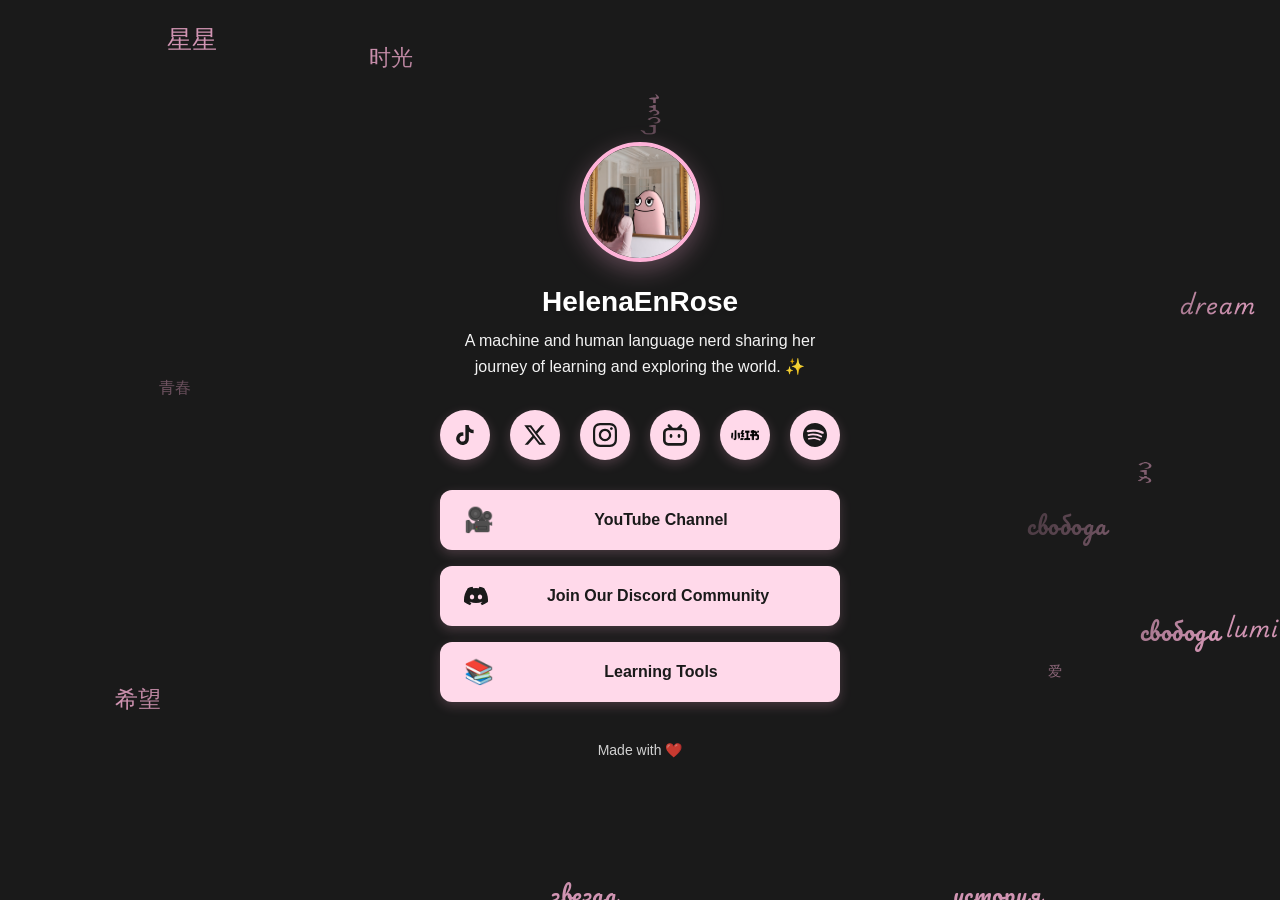
<file: index.html>
<!DOCTYPE html>
<html lang="en">
  <head>
    <meta charset="UTF-8" />
    <meta name="viewport" content="width=device-width, initial-scale=1.0" />
    <title>My Links</title>
    <link rel="stylesheet" href="styles.css" />
  </head>
  <body>
    <div class="floating-background" id="floatingBg"></div>
    <div class="container">
      <!-- Profile Section -->
      <div class="profile">
        <div class="avatar">
          <img
            src="./assets/profile.JPG"
            alt="Profile Picture"
            id="profile-img"
          />
        </div>
        <h1 class="username">HelenaEnRose</h1>
        <p class="bio">
          A machine and human language nerd sharing her journey of learning and
          exploring the world. ✨
        </p>
      </div>

      <!-- Social Media Icons -->
      <div class="social-icons">
        <a
          href="https://www.tiktok.com/@helenaenrose"
          class="social-icon"
          target="_blank"
          rel="noopener noreferrer"
          title="TikTok"
        >
          <svg
            xmlns="http://www.w3.org/2000/svg"
            viewBox="0 0 24 24"
            fill="currentColor"
          >
            <path
              d="M19.59 6.69a4.83 4.83 0 0 1-3.77-4.25V2h-3.45v13.67a2.89 2.89 0 0 1-5.2 1.74 2.89 2.89 0 0 1 2.31-4.64 2.93 2.93 0 0 1 .88.13V9.4a6.84 6.84 0 0 0-1-.05A6.33 6.33 0 0 0 5 20.1a6.34 6.34 0 0 0 10.86-4.43v-7a8.16 8.16 0 0 0 4.77 1.52v-3.4a4.85 4.85 0 0 1-1-.1z"
            />
          </svg>
        </a>

        <a
          href="https://x.com/helenaenrose"
          class="social-icon"
          target="_blank"
          rel="noopener noreferrer"
          title="X (Twitter)"
        >
          <svg
            xmlns="http://www.w3.org/2000/svg"
            viewBox="0 0 24 24"
            fill="currentColor"
          >
            <path
              d="M18.244 2.25h3.308l-7.227 8.26 8.502 11.24H16.17l-5.214-6.817L4.99 21.75H1.68l7.73-8.835L1.254 2.25H8.08l4.713 6.231zm-1.161 17.52h1.833L7.084 4.126H5.117z"
            />
          </svg>
        </a>

        <a
          href="https://www.instagram.com/helenaenrose"
          class="social-icon"
          target="_blank"
          rel="noopener noreferrer"
          title="Instagram"
        >
          <svg
            xmlns="http://www.w3.org/2000/svg"
            viewBox="0 0 24 24"
            fill="currentColor"
          >
            <path
              d="M12 2.163c3.204 0 3.584.012 4.85.07 3.252.148 4.771 1.691 4.919 4.919.058 1.265.069 1.645.069 4.849 0 3.205-.012 3.584-.069 4.849-.149 3.225-1.664 4.771-4.919 4.919-1.266.058-1.644.07-4.85.07-3.204 0-3.584-.012-4.849-.07-3.26-.149-4.771-1.699-4.919-4.92-.058-1.265-.07-1.644-.07-4.849 0-3.204.013-3.583.07-4.849.149-3.227 1.664-4.771 4.919-4.919 1.266-.057 1.645-.069 4.849-.069zm0-2.163c-3.259 0-3.667.014-4.947.072-4.358.2-6.78 2.618-6.98 6.98-.059 1.281-.073 1.689-.073 4.948 0 3.259.014 3.668.072 4.948.2 4.358 2.618 6.78 6.98 6.98 1.281.058 1.689.072 4.948.072 3.259 0 3.668-.014 4.948-.072 4.354-.2 6.782-2.618 6.979-6.98.059-1.28.073-1.689.073-4.948 0-3.259-.014-3.667-.072-4.947-.196-4.354-2.617-6.78-6.979-6.98-1.281-.059-1.69-.073-4.949-.073zm0 5.838c-3.403 0-6.162 2.759-6.162 6.162s2.759 6.163 6.162 6.163 6.162-2.759 6.162-6.163c0-3.403-2.759-6.162-6.162-6.162zm0 10.162c-2.209 0-4-1.79-4-4 0-2.209 1.791-4 4-4s4 1.791 4 4c0 2.21-1.791 4-4 4zm6.406-11.845c-.796 0-1.441.645-1.441 1.44s.645 1.44 1.441 1.44c.795 0 1.439-.645 1.439-1.44s-.644-1.44-1.439-1.44z"
            />
          </svg>
        </a>

        <a
          href="https://space.bilibili.com/3492972857395261"
          class="social-icon"
          target="_blank"
          rel="noopener noreferrer"
          title="Bilibili"
        >
          <svg
            xmlns="http://www.w3.org/2000/svg"
            viewBox="0 0 24 24"
            fill="currentColor"
          >
            <path
              d="M17.813 4.653h.854c1.51.054 2.769.578 3.773 1.574 1.004.995 1.524 2.249 1.56 3.76v7.36c-.036 1.51-.556 2.769-1.56 3.773s-2.262 1.524-3.773 1.56H5.333c-1.51-.036-2.769-.556-3.773-1.56S.036 18.858 0 17.347v-7.36c.036-1.511.556-2.765 1.56-3.76 1.004-.996 2.262-1.52 3.773-1.574h.774l-1.174-1.12a1.234 1.234 0 0 1-.373-.906c0-.356.124-.658.373-.907l.027-.027c.267-.249.573-.373.92-.373.347 0 .653.124.92.373L9.653 4.44c.071.071.134.142.187.213h4.267a.836.836 0 0 1 .16-.213l2.853-2.747c.267-.249.573-.373.92-.373.347 0 .662.151.929.4.267.249.391.551.391.907 0 .355-.124.657-.373.906zM5.333 7.24c-.746.018-1.373.276-1.88.773-.506.498-.769 1.13-.786 1.894v7.52c.017.764.28 1.395.786 1.893.507.498 1.134.756 1.88.773h13.334c.746-.017 1.373-.275 1.88-.773.506-.498.769-1.129.786-1.893v-7.52c-.017-.765-.28-1.396-.786-1.894-.507-.497-1.134-.755-1.88-.773zM8 11.107c.373 0 .684.124.933.373.25.249.383.569.4.96v1.173c-.017.391-.15.711-.4.96-.249.25-.56.374-.933.374s-.684-.125-.933-.374c-.25-.249-.383-.569-.4-.96V12.44c0-.373.129-.689.386-.947.258-.257.574-.386.947-.386zm8 0c.373 0 .684.124.933.373.25.249.383.569.4.96v1.173c-.017.391-.15.711-.4.96-.249.25-.56.374-.933.374s-.684-.125-.933-.374c-.25-.249-.383-.569-.4-.96V12.44c.017-.391.15-.711.4-.96.249-.249.56-.373.933-.373Z"
            />
          </svg>
        </a>

        <a
          href="https://www.xiaohongshu.com/user/profile/55d56b0cf5a2636081ccdcb9"
          class="social-icon"
          target="_blank"
          rel="noopener noreferrer"
          title="小红书"
        >
          <img
            src="./assets/xiaohongshu_logo.webp"
            alt="小红书"
            class="social-logo-img"
          />
        </a>

        <a
          href="https://open.spotify.com/playlist/4TJUSBmawecwy4bsWR7oDN?si=3c04d787574a4218"
          class="social-icon"
          target="_blank"
          rel="noopener noreferrer"
          title="Spotify"
        >
          <svg
            xmlns="http://www.w3.org/2000/svg"
            viewBox="0 0 24 24"
            fill="currentColor"
          >
            <path
              d="M12 0C5.4 0 0 5.4 0 12s5.4 12 12 12 12-5.4 12-12S18.66 0 12 0zm5.521 17.34c-.24.359-.66.48-1.021.24-2.82-1.74-6.36-2.101-10.561-1.141-.418.122-.779-.179-.899-.539-.12-.421.18-.78.54-.9 4.56-1.021 8.52-.6 11.64 1.32.42.18.479.659.301 1.02zm1.44-3.3c-.301.42-.841.6-1.262.3-3.239-1.98-8.159-2.58-11.939-1.38-.479.12-1.02-.12-1.14-.6-.12-.48.12-1.021.6-1.141C9.6 9.9 15 10.561 18.72 12.84c.361.181.54.78.241 1.2zm.12-3.36C15.24 8.4 8.82 8.16 5.16 9.301c-.6.179-1.2-.181-1.38-.721-.18-.601.18-1.2.72-1.381 4.26-1.26 11.28-1.02 15.721 1.621.539.3.719 1.02.419 1.56-.299.421-1.02.599-1.559.3z"
            />
          </svg>
        </a>
      </div>

      <!-- Main Links -->
      <div class="links">
        <a
          href="https://www.youtube.com/@helenaenrose"
          class="link-button"
          target="_blank"
          rel="noopener noreferrer"
        >
          <span class="link-icon">🎥</span>
          <span class="link-text">YouTube Channel</span>
        </a>

        <a
          href="https://discord.gg/tMTjJmDmgJ"
          class="link-button"
          target="_blank"
          rel="noopener noreferrer"
        >
          <span class="link-icon">
            <svg
              xmlns="http://www.w3.org/2000/svg"
              viewBox="0 0 24 24"
              fill="currentColor"
              width="24"
              height="24"
            >
              <path
                d="M20.317 4.37a19.791 19.791 0 0 0-4.885-1.515a.074.074 0 0 0-.079.037c-.21.375-.444.864-.608 1.25a18.27 18.27 0 0 0-5.487 0a12.64 12.64 0 0 0-.617-1.25a.077.077 0 0 0-.079-.037A19.736 19.736 0 0 0 3.677 4.37a.07.07 0 0 0-.032.027C.533 9.046-.32 13.58.099 18.057a.082.082 0 0 0 .031.057a19.9 19.9 0 0 0 5.993 3.03a.078.078 0 0 0 .084-.028a14.09 14.09 0 0 0 1.226-1.994a.076.076 0 0 0-.041-.106a13.107 13.107 0 0 1-1.872-.892a.077.077 0 0 1-.008-.128a10.2 10.2 0 0 0 .372-.292a.074.074 0 0 1 .077-.01c3.928 1.793 8.18 1.793 12.062 0a.074.074 0 0 1 .078.01c.12.098.246.198.373.292a.077.077 0 0 1-.006.127a12.299 12.299 0 0 1-1.873.892a.077.077 0 0 0-.041.107c.36.698.772 1.362 1.225 1.993a.076.076 0 0 0 .084.028a19.839 19.839 0 0 0 6.002-3.03a.077.077 0 0 0 .032-.054c.5-5.177-.838-9.674-3.549-13.66a.061.061 0 0 0-.031-.03zM8.02 15.33c-1.183 0-2.157-1.085-2.157-2.419c0-1.333.956-2.419 2.157-2.419c1.21 0 2.176 1.096 2.157 2.42c0 1.333-.956 2.418-2.157 2.418zm7.975 0c-1.183 0-2.157-1.085-2.157-2.419c0-1.333.955-2.419 2.157-2.419c1.21 0 2.176 1.096 2.157 2.42c0 1.333-.946 2.418-2.157 2.418z"
              />
            </svg>
          </span>
          <span class="link-text">Join Our Discord Community</span>
        </a>

        <a href="./learning-tools.html" class="link-button">
          <span class="link-icon">📚</span>
          <span class="link-text">Learning Tools</span>
        </a>
      </div>

      <!-- Footer -->
      <footer>
        <p class="footer-text">Made with ❤️</p>
      </footer>
    </div>
    <script src="script.js"></script>
  </body>
</html>
</file>
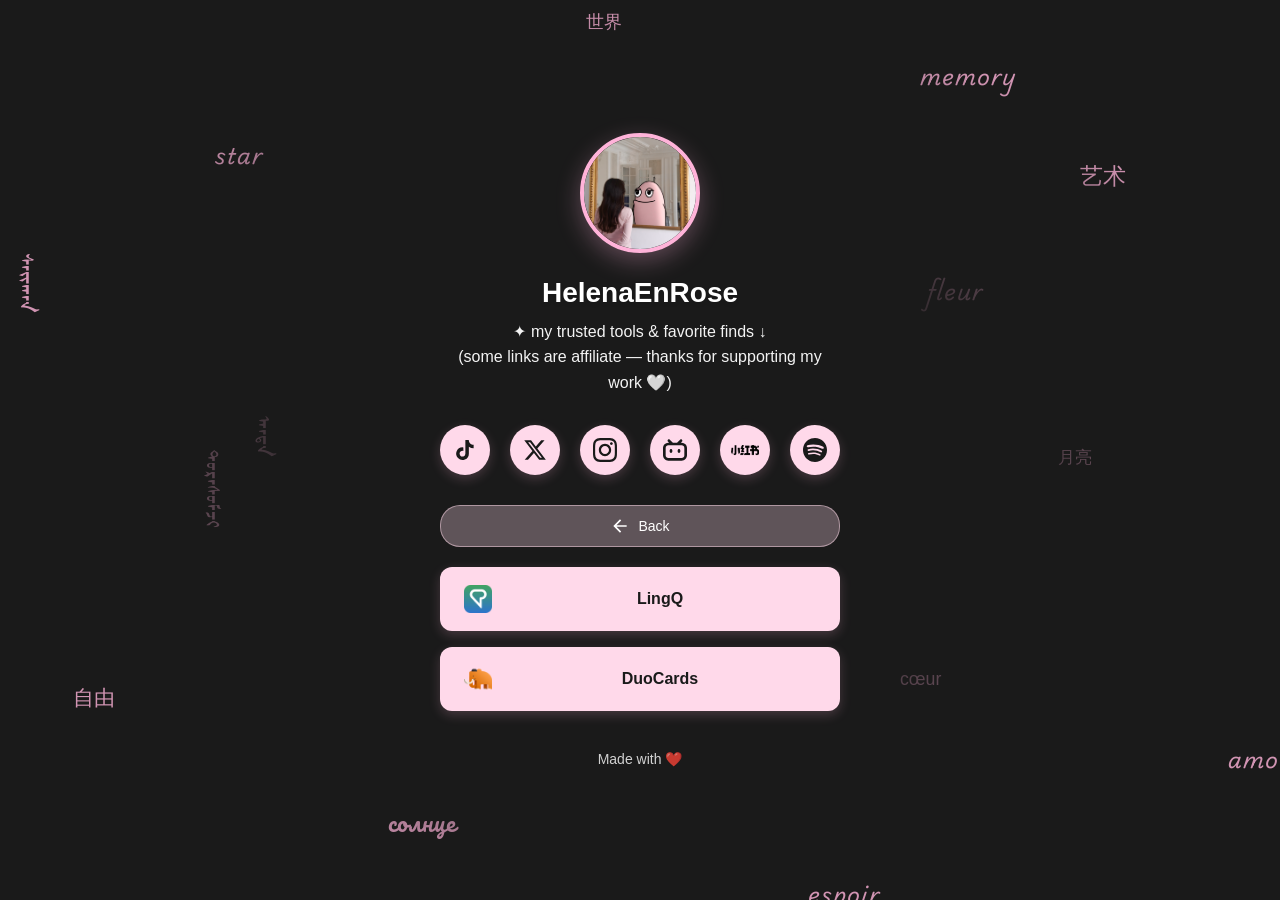
<file: learning-tools.html>
<!DOCTYPE html>
<html lang="en">
  <head>
    <meta charset="UTF-8" />
    <meta name="viewport" content="width=device-width, initial-scale=1.0" />
    <title>Learning Tools</title>
    <link rel="stylesheet" href="styles.css" />
  </head>
  <body>
    <div class="floating-background" id="floatingBg"></div>
    <div class="container">
      <!-- Profile Section -->
      <div class="profile">
        <div class="avatar">
          <img
            src="./assets/profile.JPG"
            alt="Profile Picture"
            id="profile-img"
          />
        </div>
        <h1 class="username">HelenaEnRose</h1>
        <p class="bio">
          ✦ my trusted tools & favorite finds ↓ <br />(some links are affiliate
          — thanks for supporting my work 🤍)
        </p>
      </div>

      <!-- Social Media Icons -->
      <div class="social-icons">
        <a
          href="https://www.tiktok.com/@helenaenrose"
          class="social-icon"
          target="_blank"
          rel="noopener noreferrer"
          title="TikTok"
        >
          <svg
            xmlns="http://www.w3.org/2000/svg"
            viewBox="0 0 24 24"
            fill="currentColor"
          >
            <path
              d="M19.59 6.69a4.83 4.83 0 0 1-3.77-4.25V2h-3.45v13.67a2.89 2.89 0 0 1-5.2 1.74 2.89 2.89 0 0 1 2.31-4.64 2.93 2.93 0 0 1 .88.13V9.4a6.84 6.84 0 0 0-1-.05A6.33 6.33 0 0 0 5 20.1a6.34 6.34 0 0 0 10.86-4.43v-7a8.16 8.16 0 0 0 4.77 1.52v-3.4a4.85 4.85 0 0 1-1-.1z"
            />
          </svg>
        </a>

        <a
          href="https://x.com/helenaenrose"
          class="social-icon"
          target="_blank"
          rel="noopener noreferrer"
          title="X (Twitter)"
        >
          <svg
            xmlns="http://www.w3.org/2000/svg"
            viewBox="0 0 24 24"
            fill="currentColor"
          >
            <path
              d="M18.244 2.25h3.308l-7.227 8.26 8.502 11.24H16.17l-5.214-6.817L4.99 21.75H1.68l7.73-8.835L1.254 2.25H8.08l4.713 6.231zm-1.161 17.52h1.833L7.084 4.126H5.117z"
            />
          </svg>
        </a>

        <a
          href="https://www.instagram.com/helenaenrose"
          class="social-icon"
          target="_blank"
          rel="noopener noreferrer"
          title="Instagram"
        >
          <svg
            xmlns="http://www.w3.org/2000/svg"
            viewBox="0 0 24 24"
            fill="currentColor"
          >
            <path
              d="M12 2.163c3.204 0 3.584.012 4.85.07 3.252.148 4.771 1.691 4.919 4.919.058 1.265.069 1.645.069 4.849 0 3.205-.012 3.584-.069 4.849-.149 3.225-1.664 4.771-4.919 4.919-1.266.058-1.644.07-4.85.07-3.204 0-3.584-.012-4.849-.07-3.26-.149-4.771-1.699-4.919-4.92-.058-1.265-.07-1.644-.07-4.849 0-3.204.013-3.583.07-4.849.149-3.227 1.664-4.771 4.919-4.919 1.266-.057 1.645-.069 4.849-.069zm0-2.163c-3.259 0-3.667.014-4.947.072-4.358.2-6.78 2.618-6.98 6.98-.059 1.281-.073 1.689-.073 4.948 0 3.259.014 3.668.072 4.948.2 4.358 2.618 6.78 6.98 6.98 1.281.058 1.689.072 4.948.072 3.259 0 3.668-.014 4.948-.072 4.354-.2 6.782-2.618 6.979-6.98.059-1.28.073-1.689.073-4.948 0-3.259-.014-3.667-.072-4.947-.196-4.354-2.617-6.78-6.979-6.98-1.281-.059-1.69-.073-4.949-.073zm0 5.838c-3.403 0-6.162 2.759-6.162 6.162s2.759 6.163 6.162 6.163 6.162-2.759 6.162-6.163c0-3.403-2.759-6.162-6.162-6.162zm0 10.162c-2.209 0-4-1.79-4-4 0-2.209 1.791-4 4-4s4 1.791 4 4c0 2.21-1.791 4-4 4zm6.406-11.845c-.796 0-1.441.645-1.441 1.44s.645 1.44 1.441 1.44c.795 0 1.439-.645 1.439-1.44s-.644-1.44-1.439-1.44z"
            />
          </svg>
        </a>

        <a
          href="https://space.bilibili.com/3492972857395261"
          class="social-icon"
          target="_blank"
          rel="noopener noreferrer"
          title="Bilibili"
        >
          <svg
            xmlns="http://www.w3.org/2000/svg"
            viewBox="0 0 24 24"
            fill="currentColor"
          >
            <path
              d="M17.813 4.653h.854c1.51.054 2.769.578 3.773 1.574 1.004.995 1.524 2.249 1.56 3.76v7.36c-.036 1.51-.556 2.769-1.56 3.773s-2.262 1.524-3.773 1.56H5.333c-1.51-.036-2.769-.556-3.773-1.56S.036 18.858 0 17.347v-7.36c.036-1.511.556-2.765 1.56-3.76 1.004-.996 2.262-1.52 3.773-1.574h.774l-1.174-1.12a1.234 1.234 0 0 1-.373-.906c0-.356.124-.658.373-.907l.027-.027c.267-.249.573-.373.92-.373.347 0 .653.124.92.373L9.653 4.44c.071.071.134.142.187.213h4.267a.836.836 0 0 1 .16-.213l2.853-2.747c.267-.249.573-.373.92-.373.347 0 .662.151.929.4.267.249.391.551.391.907 0 .355-.124.657-.373.906zM5.333 7.24c-.746.018-1.373.276-1.88.773-.506.498-.769 1.13-.786 1.894v7.52c.017.764.28 1.395.786 1.893.507.498 1.134.756 1.88.773h13.334c.746-.017 1.373-.275 1.88-.773.506-.498.769-1.129.786-1.893v-7.52c-.017-.765-.28-1.396-.786-1.894-.507-.497-1.134-.755-1.88-.773zM8 11.107c.373 0 .684.124.933.373.25.249.383.569.4.96v1.173c-.017.391-.15.711-.4.96-.249.25-.56.374-.933.374s-.684-.125-.933-.374c-.25-.249-.383-.569-.4-.96V12.44c0-.373.129-.689.386-.947.258-.257.574-.386.947-.386zm8 0c.373 0 .684.124.933.373.25.249.383.569.4.96v1.173c-.017.391-.15.711-.4.96-.249.25-.56.374-.933.374s-.684-.125-.933-.374c-.25-.249-.383-.569-.4-.96V12.44c.017-.391.15-.711.4-.96.249-.249.56-.373.933-.373Z"
            />
          </svg>
        </a>

        <a
          href="https://www.xiaohongshu.com/user/profile/55d56b0cf5a2636081ccdcb9"
          class="social-icon"
          target="_blank"
          rel="noopener noreferrer"
          title="小红书"
        >
          <img
            src="./assets/xiaohongshu_logo.webp"
            alt="小红书"
            class="social-logo-img"
          />
        </a>

        <a
          href="https://open.spotify.com/playlist/4TJUSBmawecwy4bsWR7oDN?si=3c04d787574a4218"
          class="social-icon"
          target="_blank"
          rel="noopener noreferrer"
          title="Spotify"
        >
          <svg
            xmlns="http://www.w3.org/2000/svg"
            viewBox="0 0 24 24"
            fill="currentColor"
          >
            <path
              d="M12 0C5.4 0 0 5.4 0 12s5.4 12 12 12 12-5.4 12-12S18.66 0 12 0zm5.521 17.34c-.24.359-.66.48-1.021.24-2.82-1.74-6.36-2.101-10.561-1.141-.418.122-.779-.179-.899-.539-.12-.421.18-.78.54-.9 4.56-1.021 8.52-.6 11.64 1.32.42.18.479.659.301 1.02zm1.44-3.3c-.301.42-.841.6-1.262.3-3.239-1.98-8.159-2.58-11.939-1.38-.479.12-1.02-.12-1.14-.6-.12-.48.12-1.021.6-1.141C9.6 9.9 15 10.561 18.72 12.84c.361.181.54.78.241 1.2zm.12-3.36C15.24 8.4 8.82 8.16 5.16 9.301c-.6.179-1.2-.181-1.38-.721-.18-.601.18-1.2.72-1.381 4.26-1.26 11.28-1.02 15.721 1.621.539.3.719 1.02.419 1.56-.299.421-1.02.599-1.559.3z"
            />
          </svg>
        </a>
      </div>

      <!-- Back Button -->
      <div class="back-button-container">
        <a href="./index.html" class="back-button" title="Back to Home">
          <svg
            xmlns="http://www.w3.org/2000/svg"
            viewBox="0 0 24 24"
            fill="currentColor"
          >
            <path
              d="M20 11H7.83l5.59-5.59L12 4l-8 8 8 8 1.41-1.41L7.83 13H20v-2z"
            />
          </svg>
          <span>Back</span>
        </a>
      </div>

      <!-- Main Links -->
      <div class="links">
        <a
          href="https://www.lingq.com/?referral=helenabuhas"
          class="link-button"
          target="_blank"
          rel="noopener noreferrer"
        >
          <span class="link-icon">
            <img
              src="./assets/linq.png"
              alt="LingQ"
              class="link-logo-img"
            />
          </span>
          <span class="link-text">LingQ</span>
        </a>

        <a
          href="https://get.duocards.com/r/helenaenrose?"
          class="link-button"
          target="_blank"
          rel="noopener noreferrer"
        >
          <span class="link-icon">
            <img
              src="./assets/duocards.webp"
              alt="DuoCards"
              class="link-logo-img"
            />
          </span>
          <span class="link-text">DuoCards</span>
        </a>
      </div>

      <!-- Footer -->
      <footer>
        <p class="footer-text">Made with ❤️</p>
      </footer>
    </div>
    <script src="script.js"></script>
  </body>
</html>
</file>
<file: styles.css>
/* Google Fonts - Handwriting */
@import url("https://fonts.googleapis.com/css2?family=Playwrite+AU+TAS:wght@100..400&display=swap");
@import url("https://fonts.googleapis.com/css2?family=Pacifico&display=swap");

/* Mongolian Font */
@font-face {
  font-family: "MongolianFont";
  src: url("./assets/MQG8103.ttf") format("truetype");
  font-weight: normal;
  font-style: normal;
}

/* Reset and Base Styles */
* {
  margin: 0;
  padding: 0;
  box-sizing: border-box;
}

/* Custom Cursor Styles */
a,
button,
.link-button,
.avatar img {
  cursor: url('data:image/svg+xml;utf8,<svg xmlns="http://www.w3.org/2000/svg" width="28" height="28" viewBox="0 0 28 28"><path d="M14 2l3.09 9.51L27 14l-9.91 2.49L14 26l-3.09-9.51L1 14l9.91-2.49L14 2z" fill="%23ffb3d9" stroke="%23ff99cc" stroke-width="1.5"/></svg>')
      14 14,
    pointer !important;
}

body {
  font-family: -apple-system, BlinkMacSystemFont, "Segoe UI", Roboto, Oxygen,
    Ubuntu, Cantarell, sans-serif;
  background: #1a1a1a;
  min-height: 100vh;
  display: flex;
  justify-content: center;
  align-items: center;
  padding: 20px;
  color: #fff;
  position: relative;
  overflow-x: hidden;
  cursor: url('data:image/svg+xml;utf8,<svg xmlns="http://www.w3.org/2000/svg" width="24" height="24" viewBox="0 0 24 24"><circle cx="12" cy="12" r="8" fill="%23ffb3d9" opacity="0.8"/><circle cx="12" cy="12" r="4" fill="%23ff99cc"/></svg>')
      12 12,
    auto;
}

/* Floating Background */
.floating-background {
  position: fixed;
  top: 0;
  left: 0;
  width: 100%;
  height: 100%;
  overflow: hidden;
  z-index: 0;
  pointer-events: none;
  mask-image: radial-gradient(
    ellipse at center,
    transparent 30%,
    rgba(0, 0, 0, 0.3) 50%,
    rgba(0, 0, 0, 0.8) 70%
  );
  -webkit-mask-image: radial-gradient(
    ellipse at center,
    transparent 30%,
    rgba(0, 0, 0, 0.3) 50%,
    rgba(0, 0, 0, 0.8) 70%
  );
}

.floating-text {
  position: absolute;
  font-size: 18px;
  font-weight: 300;
  color: #ffb3d9;
  animation: float linear infinite;
  white-space: nowrap;
  user-select: none;
}

/* Ensure non-initial words start from small scale */
.floating-text:not(.initial) {
  opacity: 0;
  transform: scale(0.3);
}

.floating-text.mongolian {
  writing-mode: vertical-lr;
  text-orientation: sideways;
  font-size: 25px !important;
  letter-spacing: 2px;
  font-family: "MongolianFont", "Mongolian Baiti", serif;
}

.floating-text.handwriting {
  font-family: "Playwrite AU TAS", cursive;
  font-size: 22px !important;
  font-weight: 600;
  letter-spacing: 1px;
}

.floating-text.russian {
  font-family: "Pacifico", cursive;
  font-size: 24px !important;
  font-weight: 400;
  letter-spacing: 0.5px;
}

@keyframes float {
  0% {
    transform: translateX(0) rotate(0deg) scale(0.3);
    opacity: 0;
  }
  15% {
    opacity: 0.3;
  }
  30% {
    opacity: 0.6;
  }
  50% {
    opacity: 1;
    transform: translateX(calc(var(--float-x) * 0.5))
      rotate(calc(var(--float-rotate-amount, 360deg) * 0.5)) scale(1);
  }
  70% {
    opacity: 0.8;
    transform: translateX(calc(var(--float-x) * 0.75))
      rotate(calc(var(--float-rotate-amount, 360deg) * 0.75)) scale(1.3);
  }
  85% {
    opacity: 0.4;
    transform: translateX(calc(var(--float-x) * 0.9))
      rotate(calc(var(--float-rotate-amount, 360deg) * 0.9)) scale(1.5);
  }
  100% {
    transform: translateX(var(--float-x))
      rotate(var(--float-rotate-amount, 360deg)) scale(1.8);
    opacity: 0;
  }
}

@keyframes floatInitial {
  0% {
    transform: translateX(0) rotate(0deg) scale(var(--start-scale, 0.5));
    opacity: 0.1;
  }
  15% {
    opacity: 0.3;
  }
  30% {
    opacity: 0.5;
  }
  50% {
    opacity: 0.8;
    transform: translateX(calc(var(--float-x) * 0.5))
      rotate(calc(var(--float-rotate-amount, 360deg) * 0.5)) scale(1);
  }
  70% {
    opacity: 0.6;
    transform: translateX(calc(var(--float-x) * 0.75))
      rotate(calc(var(--float-rotate-amount, 360deg) * 0.75)) scale(1.3);
  }
  85% {
    opacity: 0.3;
    transform: translateX(calc(var(--float-x) * 0.9))
      rotate(calc(var(--float-rotate-amount, 360deg) * 0.9)) scale(1.5);
  }
  100% {
    transform: translateX(var(--float-x))
      rotate(var(--float-rotate-amount, 360deg)) scale(1.8);
    opacity: 0;
  }
}

@keyframes floatSideways {
  0% {
    transform: translate(0, 0) rotate(0deg) scale(0.3);
    opacity: 0;
  }
  15% {
    opacity: 0.3;
  }
  30% {
    opacity: 0.6;
  }
  50% {
    opacity: 1;
    transform: translate(calc(var(--float-end-x) * 0.5), 0)
      rotate(calc(var(--float-rotate-amount, 360deg) * 0.5)) scale(1);
  }
  70% {
    opacity: 0.8;
    transform: translate(calc(var(--float-end-x) * 0.75), 0)
      rotate(calc(var(--float-rotate-amount, 360deg) * 0.75)) scale(1.3);
  }
  85% {
    opacity: 0.4;
    transform: translate(calc(var(--float-end-x) * 0.9), 0)
      rotate(calc(var(--float-rotate-amount, 360deg) * 0.9)) scale(1.5);
  }
  100% {
    transform: translate(var(--float-end-x), 0)
      rotate(var(--float-rotate-amount, 360deg)) scale(1.8);
    opacity: 0;
  }
}

@keyframes floatDiagonal {
  0% {
    transform: translate(0, 0) rotate(0deg) scale(0.3);
    opacity: 0;
  }
  15% {
    opacity: 0.3;
  }
  30% {
    opacity: 0.6;
  }
  50% {
    opacity: 1;
    transform: translate(calc(var(--float-x) * 0.5), 0)
      rotate(calc(var(--float-rotate-amount, 360deg) * 0.5)) scale(1);
  }
  70% {
    opacity: 0.8;
    transform: translate(calc(var(--float-x) * 0.75), 0)
      rotate(calc(var(--float-rotate-amount, 360deg) * 0.75)) scale(1.3);
  }
  85% {
    opacity: 0.4;
    transform: translate(calc(var(--float-x) * 0.9), 0)
      rotate(calc(var(--float-rotate-amount, 360deg) * 0.9)) scale(1.5);
  }
  100% {
    transform: translate(var(--float-x), 0)
      rotate(var(--float-rotate-amount, 360deg)) scale(1.8);
    opacity: 0;
  }
}

.floating-text.initial {
  animation-name: floatInitial;
}

.floating-text.sideways {
  animation-name: floatSideways;
}

.floating-text.diagonal {
  animation-name: floatDiagonal;
}

/* Container */
.container {
  max-width: 680px;
  width: 100%;
  padding: 40px 20px;
  position: relative;
  z-index: 10;
}

/* Profile Section */
.profile {
  text-align: center;
  margin-bottom: 30px;
  animation: fadeInDown 0.8s ease-out;
}

.avatar {
  margin-bottom: 20px;
}

.avatar img {
  width: 120px;
  height: 120px;
  border-radius: 50%;
  border: 4px solid #ffb3d9;
  box-shadow: 0 8px 24px rgba(255, 179, 217, 0.3);
  object-fit: cover;
  transition: transform 0.3s ease;
}

.avatar img:hover {
  transform: scale(1.05);
}

.username {
  font-size: 28px;
  font-weight: 700;
  color: white;
  margin-bottom: 10px;
  text-shadow: 0 2px 4px rgba(0, 0, 0, 0.1);
}

.bio {
  font-size: 16px;
  color: rgba(255, 255, 255, 0.95);
  line-height: 1.6;
  max-width: 400px;
  margin: 0 auto;
}

/* Back Button */
.back-button-container {
  display: flex;
  justify-content: center;
  width: 100%;
  margin-bottom: 20px;
}

.back-button {
  display: inline-flex;
  align-items: center;
  justify-content: center;
  gap: 8px;
  width: 100%;
  max-width: 400px;
  padding: 10px 20px;
  background: rgba(255, 217, 234, 0.3);
  color: #fff;
  text-decoration: none;
  border-radius: 20px;
  font-size: 14px;
  font-weight: 500;
  transition: all 0.3s ease;
  border: 1px solid rgba(255, 217, 234, 0.5);
}

.back-button svg {
  width: 20px;
  height: 20px;
}

.back-button:hover {
  background: rgba(255, 217, 234, 0.5);
  border-color: #ffd9ea;
}

/* Social Media Icons */
.social-icons {
  display: flex;
  justify-content: center;
  align-items: center;
  gap: 20px;
  margin-bottom: 30px;
  animation: fadeInUp 0.6s ease-out;
}

.social-icon {
  width: 50px;
  height: 50px;
  display: flex;
  align-items: center;
  justify-content: center;
  background: #ffd9ea;
  border-radius: 50%;
  color: #1a1a1a;
  transition: all 0.3s ease;
  box-shadow: 0 4px 12px rgba(255, 179, 217, 0.2);
}

.social-icon svg {
  width: 24px;
  height: 24px;
}

.social-icon .social-logo-img {
  width: 28px;
  height: 28px;
  object-fit: contain;
}

.social-icon:hover {
  transform: translateY(-4px) scale(1.1);
  background: #ffe6f0;
  box-shadow: 0 8px 20px rgba(255, 179, 217, 0.4);
}

.social-icon:active {
  transform: translateY(-2px) scale(1.05);
}

/* Links Section */
.links {
  display: flex;
  flex-direction: column;
  gap: 16px;
  width: 100%;
  max-width: 400px;
  margin: 0 auto;
  animation: fadeInUp 0.8s ease-out;
}

.link-button {
  display: flex;
  align-items: center;
  justify-content: center;
  gap: 12px;
  padding: 18px 24px;
  background: #ffd9ea;
  color: #1a1a1a;
  text-decoration: none;
  border-radius: 12px;
  font-size: 16px;
  font-weight: 600;
  transition: all 0.3s ease;
  box-shadow: 0 4px 12px rgba(255, 179, 217, 0.2);
  position: relative;
  overflow: hidden;
  border: none;
}

.link-button::before {
  content: "";
  position: absolute;
  top: 0;
  left: -100%;
  width: 100%;
  height: 100%;
  background: linear-gradient(
    90deg,
    transparent,
    rgba(255, 255, 255, 0.4),
    transparent
  );
  transition: left 0.5s ease;
}

.link-button:hover::before {
  left: 100%;
}

.link-button:hover {
  transform: translateY(-4px);
  box-shadow: 0 8px 20px rgba(255, 179, 217, 0.4);
  background: #ffe6f0;
}

.link-button:active {
  transform: translateY(-2px);
}

.link-icon {
  font-size: 24px;
  line-height: 1;
  display: flex;
  align-items: center;
  justify-content: center;
}

.link-icon .link-logo-img {
  width: 28px;
  height: 28px;
  object-fit: contain;
}

.link-text {
  flex: 1;
  text-align: center;
}

/* Footer */
footer {
  text-align: center;
  margin-top: 40px;
  animation: fadeIn 1s ease-out;
}

.footer-text {
  color: rgba(255, 255, 255, 0.8);
  font-size: 14px;
}

/* Animations */
@keyframes fadeInDown {
  from {
    opacity: 0;
    transform: translateY(-20px);
  }
  to {
    opacity: 1;
    transform: translateY(0);
  }
}

@keyframes fadeInUp {
  from {
    opacity: 0;
    transform: translateY(20px);
  }
  to {
    opacity: 1;
    transform: translateY(0);
  }
}

@keyframes fadeIn {
  from {
    opacity: 0;
  }
  to {
    opacity: 1;
  }
}

/* Responsive Design */
@media (max-width: 480px) {
  .container {
    padding: 30px 15px;
  }

  .username {
    font-size: 24px;
  }

  .bio {
    font-size: 14px;
  }

  .back-button {
    font-size: 13px;
    padding: 8px 16px;
  }

  .back-button svg {
    width: 18px;
    height: 18px;
  }

  .social-icons {
    gap: 15px;
    margin-bottom: 25px;
  }

  .back-button {
    max-width: 345px;
  }

  .links {
    max-width: 345px;
  }

  .social-icon {
    width: 45px;
    height: 45px;
  }

  .social-icon svg {
    width: 22px;
    height: 22px;
  }

  .social-icon .social-logo-img {
    width: 40px;
    height: 40px;
  }

  .link-button {
    padding: 16px 20px;
    font-size: 15px;
  }

  .avatar img {
    width: 100px;
    height: 100px;
  }
}

/* Alternative pink accent for variety */
.link-button:nth-child(even) {
  background: #ffd9ea;
}

.link-button:nth-child(even):hover {
  background: #ffe6f0;
}
</file>
